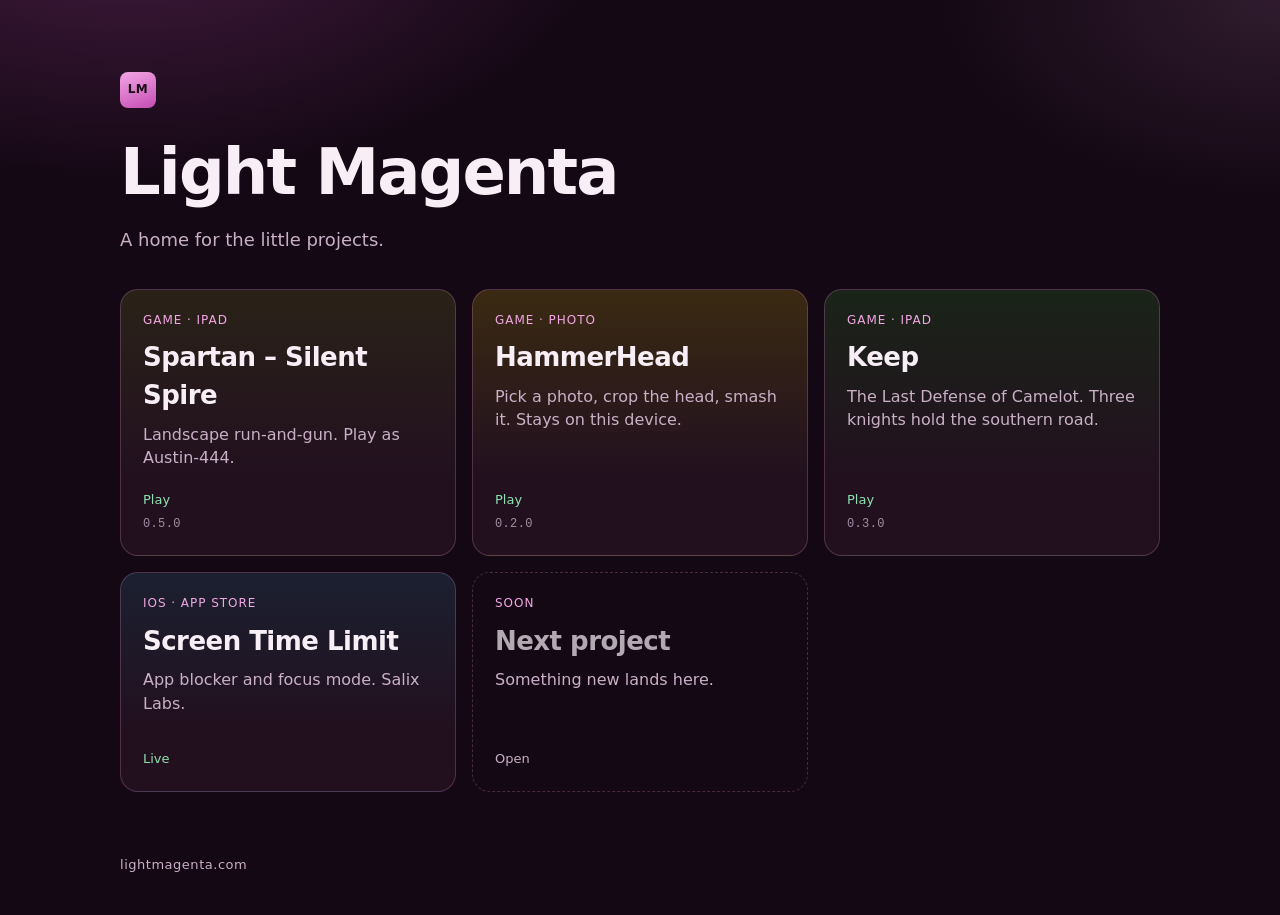
<file: index.html>
<!DOCTYPE html>
<html lang="en">
<head>
  <meta charset="utf-8">
  <meta name="viewport" content="width=device-width, initial-scale=1">
  <title>Light Magenta</title>
  <meta name="description" content="A home for Erik’s little projects.">
  <link rel="icon" href="favicon.svg" type="image/svg+xml">
  <link rel="stylesheet" href="styles.css">
</head>
<body>
  <header class="wrap">
    <p class="mark">LM</p>
    <h1>Light Magenta</h1>
    <p class="lede">A home for the little projects.</p>
  </header>

  <main class="wrap tiles">
    <!-- Playable-tile stamps are version only. SHAs stay in that game's SOURCE.txt. Update the stamp in the same change when copying a newer game version onto the hub. Soon / App Store tiles stay unlabeled. -->
    <a class="tile tile-spartan" href="/spartan/">
      <span class="tag">Game · iPad</span>
      <h2>Spartan – Silent Spire</h2>
      <p>Landscape run-and-gun. Play as Austin-444.</p>
      <span class="status live">Play</span>
      <span class="build">0.5.0</span>
    </a>

    <a class="tile tile-hammer" href="/hammerhead/">
      <span class="tag">Game · Photo</span>
      <h2>HammerHead</h2>
      <p>Pick a photo, crop the head, smash it. Stays on this device.</p>
      <span class="status live">Play</span>
      <span class="build">0.2.0</span>
    </a>

    <a class="tile tile-keep" href="/keep/">
      <span class="tag">Game · iPad</span>
      <h2>Keep</h2>
      <p>The Last Defense of Camelot. Three knights hold the southern road.</p>
      <span class="status live">Play</span>
      <span class="build">0.3.0</span>
    </a>

    <a class="tile tile-app" href="https://apps.apple.com/us/app/screen-time-limit-app-blocker/id6449219142">
      <span class="tag">iOS · App Store</span>
      <h2>Screen Time Limit</h2>
      <p>App blocker and focus mode. Salix Labs.</p>
      <span class="status live">Live</span>
    </a>

    <div class="tile tile-next" aria-disabled="true">
      <span class="tag">Soon</span>
      <h2>Next project</h2>
      <p>Something new lands here.</p>
      <span class="status">Open</span>
    </div>
  </main>

  <footer class="wrap">lightmagenta.com</footer>
</body>
</html>
</file>
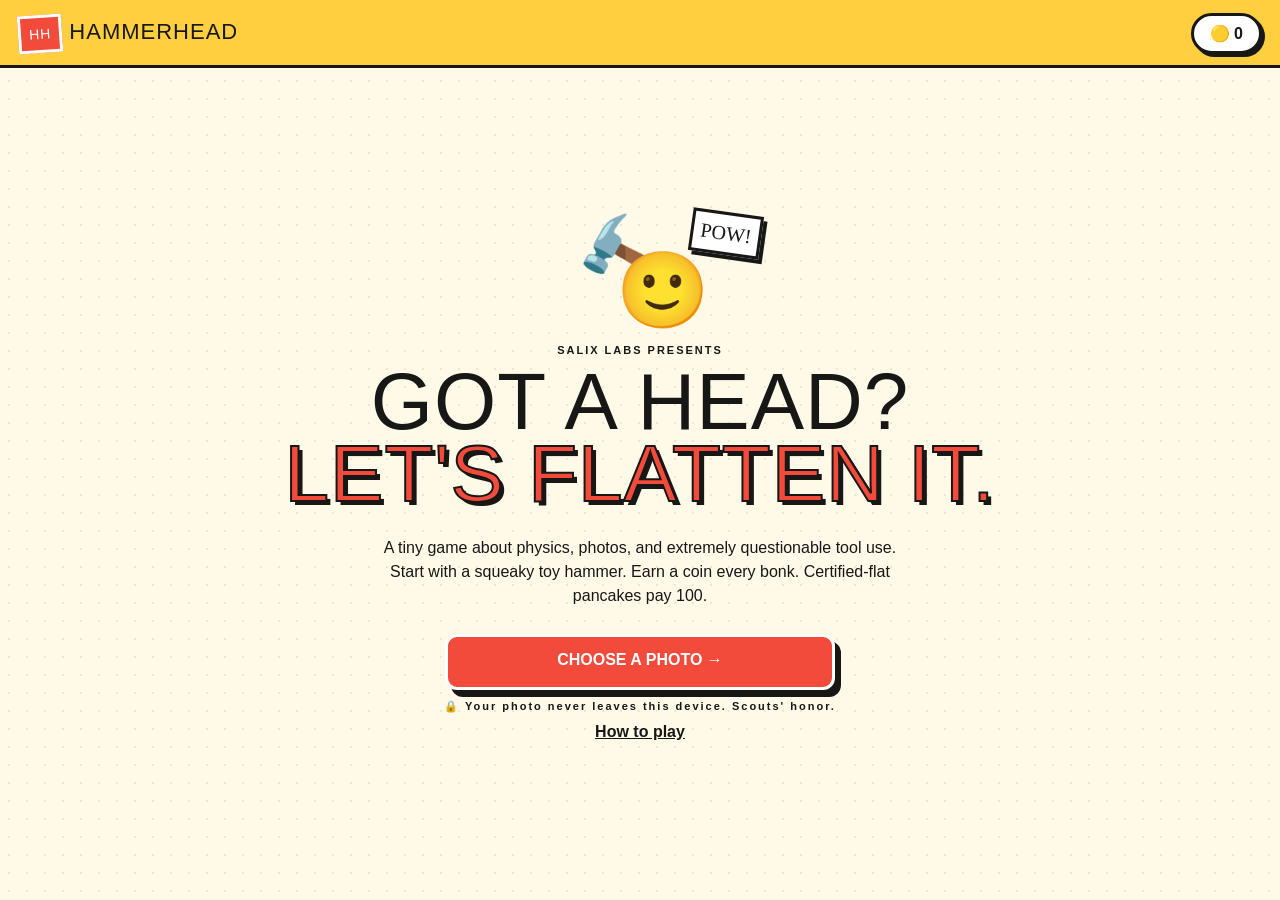
<file: hammerhead/index.html>
<!doctype html>
<html lang="en">
<head>
  <meta charset="utf-8">
  <meta name="viewport" content="width=device-width,initial-scale=1,viewport-fit=cover,user-scalable=no">
  <meta name="theme-color" content="#ffcf40">
  <title>HammerHead — Flatten responsibly</title>
  <link rel="stylesheet" href="styles.css">
</head>
<body>
  <header>
    <b><i>HH</i> HAMMERHEAD</b>
    <span class="coins">🟡 <strong id="coins">0</strong></span>
  </header>
  <main>
    <section id="start" class="screen active">
      <div class="hero">🔨<span>🙂</span><em>POW!</em></div>
      <small>SALIX LABS PRESENTS</small>
      <h1>GOT A HEAD?<br><mark>LET'S FLATTEN IT.</mark></h1>
      <p>A tiny game about physics, photos, and extremely questionable tool use. Start with a squeaky toy hammer. Earn a coin every bonk. Certified-flat pancakes pay 100.</p>
      <label class="primary"><input id="photo" type="file" accept="image/*">CHOOSE A PHOTO →</label>
      <small>🔒 Your photo never leaves this device. Scouts' honor.</small>
      <button id="how" class="link">How to play</button>
    </section>

    <section id="crop" class="screen">
      <nav>
        <button id="back">←</button>
        <div>
          <small>STEP ONE</small>
          <h2>FIND THE NOGGIN</h2>
        </div>
      </nav>
      <p id="status" class="status">Looking for a head…</p>
      <div id="cropStage">
        <canvas id="cropCanvas" width="700" height="700"></canvas>
        <div class="frame"></div>
        <span>Drag to position · pinch to zoom</span>
      </div>
      <div class="controls">
        <label>ZOOM <input id="zoom" type="range" min=".45" max="3.5" step=".01" value="1"></label>
        <button id="rotate">↻ Rotate</button>
      </div>
      <button id="confirm" class="primary">YEP, THAT'S THE HEAD →</button>
      <button class="link repick">Pick a different photo</button>
    </section>

    <section id="game" class="screen">
      <div class="hud">
        <button class="repick">＋ New head</button>
        <strong id="combo">READY?</strong>
        <button id="sound">Sound ON</button>
      </div>
      <div id="arena">
        <canvas id="gameCanvas" width="900" height="850"></canvas>
        <b id="hint">TAP TO SMASH!</b>
      </div>
      <div class="meter">
        <span>TALL</span>
        <i><b id="fill"></b></i>
        <span>10% FLAT</span>
      </div>
      <p class="economy">Every smash 🟡 +1 · Certified flat (10% height) 🟡 +100</p>
      <div id="weapons"></div>
      <button id="smash" class="smash">SMASH!</button>
    </section>
  </main>

  <dialog id="help">
    <button class="close">×</button>
    <small>THE SCIENCE</small>
    <h2>TAP. SQUISH. REPEAT.</h2>
    <ol>
      <li>Pick a photo. We'll find the head; you can fine-tune the rectangular crop.</li>
      <li>Start with the toy hammer — the weakest, squeakiest tool. Each tap presses the photo flatter, like a picture in a press.</li>
      <li>Every smash pays <strong>1 coin</strong>, even before the head is done.</li>
      <li>Keep going until only <strong>10% of the original height</strong> remains. That certified-flat pancake pays <strong>100 coins</strong>.</li>
      <li>Spend coins on heavier toys. Late-game tools flatten dramatically faster. Photos never leave this device.</li>
    </ol>
    <p class="ver">v0.2.0</p>
    <button class="primary close">I UNDERSTAND PHYSICS</button>
  </dialog>

  <div id="win" aria-hidden="true">
    <article>
      <div>🥞</div>
      <small>CERTIFIED FLAT · 10% HEIGHT</small>
      <h2>BEAUTIFULLY TWO-DIMENSIONAL.</h2>
      <p class="win-note">Every smash already paid +1. The pancake bonus just landed.</p>
      <h3>🟡 +100 FLATTEN BONUS</h3>
      <button id="again" class="primary">SMASH IT AGAIN</button>
      <button id="shop">CHECK THE TOYS</button>
      <button class="link repick">Try a new head</button>
    </article>
  </div>
  <script type="module" src="game.js"></script>
</body>
</html>
</file>
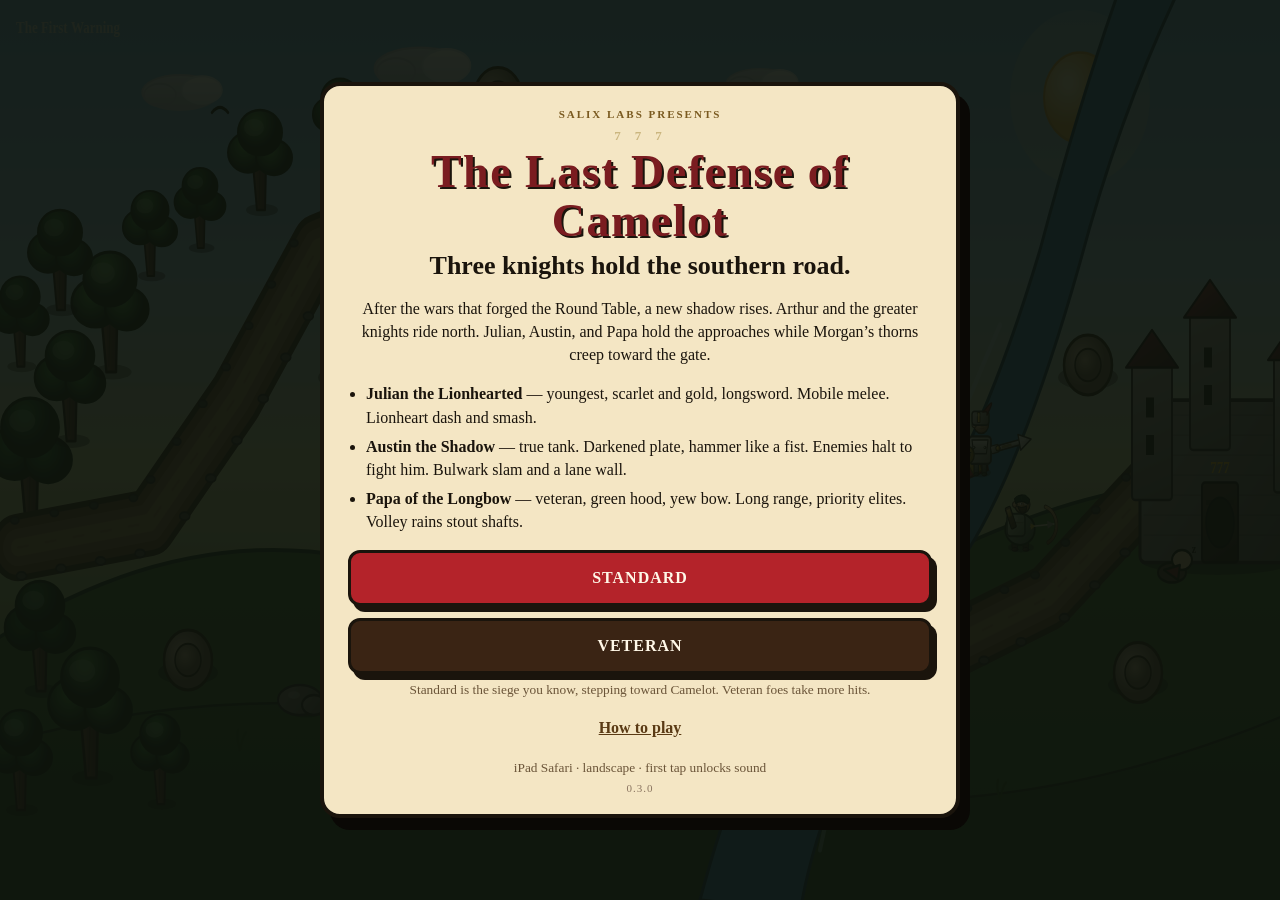
<file: keep/index.html>
<!DOCTYPE html>
<html lang="en">
<head>
  <meta charset="utf-8">
  <meta name="viewport" content="width=device-width, initial-scale=1, maximum-scale=1, user-scalable=no, viewport-fit=cover">
  <meta name="apple-mobile-web-app-capable" content="yes">
  <meta name="mobile-web-app-capable" content="yes">
  <meta name="apple-mobile-web-app-status-bar-style" content="black-translucent">
  <meta name="apple-mobile-web-app-title" content="Camelot">
  <meta name="theme-color" content="#1b2414">
  <meta name="format-detection" content="telephone=no">
  <title>The Last Defense of Camelot</title>
  <link rel="icon" href="favicon.svg" type="image/svg+xml">
  <link rel="apple-touch-icon" href="favicon.svg">
  <link rel="stylesheet" href="styles.css">
</head>
<body>
  <div id="app">
    <header id="hudTop" class="hud" hidden>
      <button id="btnPause" class="iconBtn" type="button" aria-label="Pause">II</button>
      <div class="brand">
        <b>CAMELOT</b>
        <em>777</em>
      </div>
      <div class="stat gold" id="statGold" aria-label="Gold"><i></i><strong>250</strong></div>
      <div class="stat lives" id="statLives" aria-label="Lives"><i></i><strong>21</strong></div>
      <div class="stat mode" id="statMode" aria-label="Difficulty"><span>SIEGE</span><strong>Standard</strong></div>
      <div class="stat wave" id="statWave" aria-label="Wave"><span>WAVE</span><strong>0/10</strong></div>
      <button id="btnMute" class="iconBtn" type="button" aria-label="Mute">♪</button>
    </header>

    <div id="stage">
      <canvas id="c" width="1280" height="720"></canvas>
      <div id="toast" hidden></div>
      <div id="buildMenu" class="sheet" hidden></div>
      <div id="towerMenu" class="sheet" hidden></div>
    </div>

    <footer id="hudBot" class="hud" hidden>
      <button class="heroBtn" id="hbJulian" data-hero="julian" type="button">
        <canvas class="mini" width="72" height="72"></canvas>
        <span class="name">Julian</span>
        <span class="role">Lionheart</span>
        <i class="cd" hidden></i>
      </button>
      <button class="heroBtn" id="hbAustin" data-hero="austin" type="button">
        <canvas class="mini" width="72" height="72"></canvas>
        <span class="name">Austin</span>
        <span class="role">Bulwark</span>
        <i class="cd" hidden></i>
      </button>
      <button class="heroBtn" id="hbPapa" data-hero="papa" type="button">
        <canvas class="mini" width="72" height="72"></canvas>
        <span class="name">Papa</span>
        <span class="role">Volley</span>
        <i class="cd" hidden></i>
      </button>
      <button class="powerBtn" id="btnAbility" type="button">
        <b id="abilityName">Lionheart</b>
        <small id="abilityHint">Select a hero</small>
        <i class="cd" hidden></i>
      </button>
      <button class="powerBtn" id="btnReinforce" type="button">
        <b>Reinforcements</b>
        <small>Drop 2 soldiers</small>
        <i class="cd" hidden></i>
      </button>
      <button class="powerBtn call" id="btnWave" type="button">
        <b id="waveBtnLabel">Call Wave</b>
        <small id="waveBtnHint">+12 gold</small>
      </button>
    </footer>

    <section id="scrStart" class="scr on">
      <div class="veil"></div>
      <div class="card startCard">
        <small class="eyebrow">SALIX LABS PRESENTS</small>
        <div class="crownRow" aria-hidden="true">
          <span>7</span><span>7</span><span>7</span>
        </div>
        <h1>The Last Defense of Camelot</h1>
        <h2>Three knights hold the southern road.</h2>
        <p>After the wars that forged the Round Table, a new shadow rises. Arthur and the greater knights ride north. Julian, Austin, and Papa hold the approaches while Morgan’s thorns creep toward the gate.</p>
        <ul class="cast">
          <li><b>Julian the Lionhearted</b> — youngest, scarlet and gold, longsword. Mobile melee. Lionheart dash and smash.</li>
          <li><b>Austin the Shadow</b> — true tank. Darkened plate, hammer like a fist. Enemies halt to fight him. Bulwark slam and a lane wall.</li>
          <li><b>Papa of the Longbow</b> — veteran, green hood, yew bow. Long range, priority elites. Volley rains stout shafts.</li>
        </ul>
        <button id="btnStandard" class="primary" type="button">STANDARD</button>
        <button id="btnVeteran" class="primary veteran" type="button">VETERAN</button>
        <small class="fine">Standard is the siege you know, stepping toward Camelot. Veteran foes take more hits.</small>
        <button id="btnHow" class="link" type="button">How to play</button>
        <small class="fine">iPad Safari · landscape · first tap unlocks sound</small>
        <small class="ver" aria-label="Version 0.3.0">0.3.0</small>
      </div>
    </section>

    <section id="scrHow" class="scr" hidden>
      <div class="veil"></div>
      <div class="card">
        <small class="eyebrow">THE SOUTHERN WATCH</small>
        <h2>Hold the road to Camelot.</h2>
        <ol>
          <li>Tap an empty pad to raise a tower. Each has two upgrades with a new trick.</li>
          <li>Tap a hero or their portrait, then tap the path to send them. They fight on their own. Tap again to deselect.</li>
          <li>Barracks soldiers (and Austin’s wall) body-block ground foes. Morgan’s Hounds slip past some blockers.</li>
          <li>Call the next wave early for a little gold. Seven maps, each more blighted. A Thorn-Drake and a shade of Mordred are bosses — if a boss leaks, the keep falls at once.</li>
          <li>Title picks Standard (the siege you know, stepping up) or Veteran (thicker hides). The choice lasts the whole run.</li>
        </ol>
        <button id="btnHowX" class="howClose" type="button" aria-label="Close">×</button>
        <p class="whisper">There are a few warm secrets in the grass and on the banners. Nothing mean. Nothing biographical.</p>
        <button id="btnHowClose" class="primary" type="button">GOT IT</button>
      </div>
    </section>

    <section id="scrPause" class="scr" hidden>
      <div class="veil"></div>
      <div class="card">
        <small class="eyebrow">HALT</small>
        <h2>The line holds — for now.</h2>
        <button id="btnResume" class="primary" type="button">RESUME</button>
        <button id="btnRestartPause" class="ghost" type="button">Restart the siege</button>
      </div>
    </section>

    <section id="scrDefeat" class="scr" hidden>
      <div class="veil"></div>
      <div class="card">
        <small class="eyebrow">THE KEEP FALLS</small>
        <h2>The gate is breached.</h2>
        <p id="defeatLine">Julian plants the lion-cloak in the rubble. Tomorrow, they try again.</p>
        <button id="btnRetry" class="primary" type="button">STAND AGAIN</button>
      </div>
    </section>

    <section id="scrNext" class="scr" hidden>
      <div class="veil"></div>
      <div class="card win">
        <small class="eyebrow" id="nextEyebrow">A BREATH BETWEEN SIEGES</small>
        <h2 id="nextTitle">The next siege waits.</h2>
        <p id="nextLine">Julian wipes the blade. Papa nocks another arrow. Austin hefts the hammer.</p>
        <p class="whisper" id="nextSpeak"></p>
        <button id="btnNext" class="primary" type="button">NEXT SIEGE</button>
      </div>
    </section>

    <section id="scrVictory" class="scr" hidden>
      <div class="veil"></div>
      <div class="card win">
        <small class="eyebrow">THE HORNS OF THE NORTH</small>
        <h2>Arthur’s host is on the wind.</h2>
        <p>The shade of Mordred breaks on the gatehouse. Julian the Lionhearted stands in scarlet and gold. Austin lowers the hammer. Papa slings the yew and laughs once. Camelot’s stones still remember their names.</p>
        <button id="btnVictory" class="primary" type="button">ONE MORE SIEGE</button>
      </div>
    </section>
  </div>
  <script src="game.js"></script>
</body>
</html>
</file>
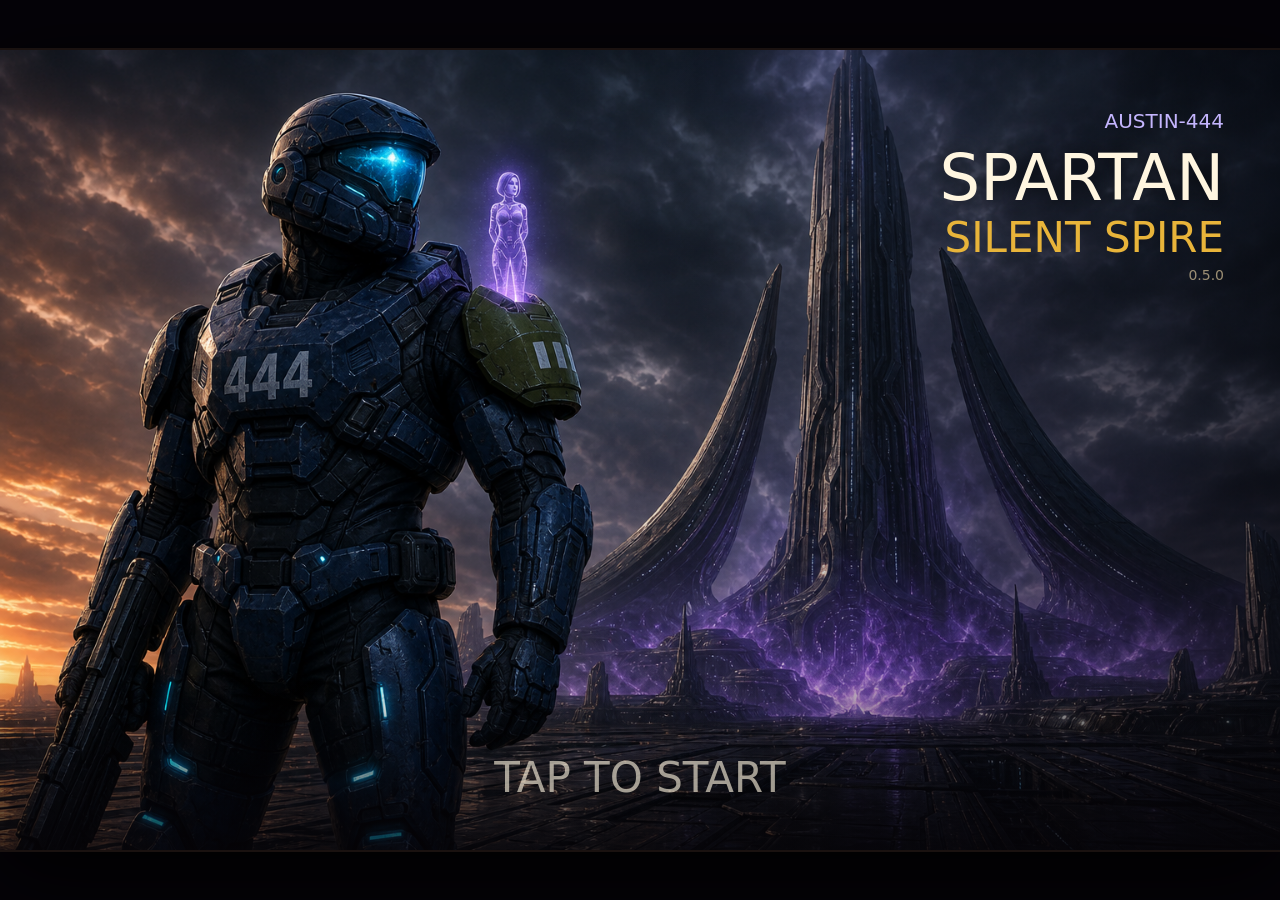
<file: spartan/index.html>
<!DOCTYPE html>
<html lang="en">
<head>
  <meta charset="utf-8" />
  <meta name="viewport" content="width=device-width, initial-scale=1, maximum-scale=1, user-scalable=no, viewport-fit=cover" />
  <meta name="apple-mobile-web-app-capable" content="yes" />
  <meta name="mobile-web-app-capable" content="yes" />
  <meta name="apple-mobile-web-app-status-bar-style" content="black-translucent" />
  <meta name="apple-mobile-web-app-title" content="Silent Spire" />
  <meta name="theme-color" content="#0a0610" />
  <title>Spartan – Silent Spire</title>
  <style>
    :root {
      --safe-l: env(safe-area-inset-left, 0px);
      --safe-r: env(safe-area-inset-right, 0px);
      --safe-b: env(safe-area-inset-bottom, 0px);
      --safe-t: env(safe-area-inset-top, 0px);
      --btn-a: 0.78;
      --gold: #e8b43a;
      --ink: #f4efe4;
    }
    html, body {
      margin: 0; padding: 0; width: 100%; height: 100%;
      height: 100dvh; background: #050308; color: var(--ink);
      overflow: hidden; position: fixed; inset: 0;
      touch-action: none; overscroll-behavior: none;
      -webkit-user-select: none; user-select: none;
      -webkit-touch-callout: none;
      -webkit-tap-highlight-color: transparent;
      -webkit-text-size-adjust: 100%;
      text-size-adjust: 100%;
      font-family: Impact, Haettenschweiler, "Arial Narrow Bold", system-ui, sans-serif;
    }
    #wrap { position: absolute; inset: 0; display: flex; align-items: center; justify-content: center; }
    #stage { position: relative; background: #000; box-shadow: 0 0 0 2px #1a1210, 0 20px 80px #000; }
    canvas { display: block; width: 100%; height: 100%; }
    button { -webkit-appearance: none; appearance: none; margin: 0; touch-action: none; -webkit-tap-highlight-color: transparent; }
    #touch { position: absolute; inset: 0; pointer-events: none; opacity: 0; transition: opacity 0.2s; }
    #touch.live { opacity: 1; }
    #touch.live .hit, #touch.live button { pointer-events: auto; }
    .hit { position: absolute; }
    #movePad {
      left: max(16px, var(--safe-l));
      bottom: max(22px, var(--safe-b));
      width: 176px; height: 176px;
    }
    #movePad .stick-base {
      position: absolute; inset: 0; border-radius: 50%;
      background: rgba(20,16,12, calc(var(--btn-a) * 0.45));
      border: 3px solid rgba(232,196,96,0.4);
      box-shadow: inset 0 0 24px rgba(0,0,0,0.45);
    }
    .knob {
      position: absolute; width: 76px; height: 76px; border-radius: 50%;
      left: 50%; top: 50%; margin: -38px 0 0 -38px;
      background: radial-gradient(circle at 35% 30%, #f0d27a, #b8862a 55%, #5a3c10);
      border: 2px solid #f6e2a0;
      box-shadow: 0 4px 12px rgba(0,0,0,0.5);
      will-change: transform;
    }
    #fireBtn {
      right: max(16px, var(--safe-r));
      bottom: max(22px, var(--safe-b));
      width: 80px; height: 80px; border-radius: 50%;
      background: radial-gradient(circle at 35% 30%, #ff8a3d, #c43a12 60%, #4a1208);
      border: 3px solid #ffd27a;
      color: #fff7e0; font-size: 18px; letter-spacing: 1px;
      display: flex; align-items: center; justify-content: center;
      text-shadow: 0 2px 0 #4a1208;
      box-shadow: 0 6px 0 #5a1808, 0 10px 20px rgba(0,0,0,0.45);
      opacity: var(--btn-a);
    }
    #jumpBtn {
      right: calc(max(16px, var(--safe-r)) + 100px);
      bottom: max(22px, var(--safe-b));
      width: 76px; height: 76px; border-radius: 50%;
      background: radial-gradient(circle at 35% 30%, #8ff0c8, #1a7a58 58%, #0a3028);
      border: 3px solid #b6f3d4;
      color: #f4fff8; font-size: 16px; letter-spacing: 1px;
      display: flex; align-items: center; justify-content: center;
      box-shadow: 0 6px 0 #0c3a30, 0 10px 20px rgba(0,0,0,0.45);
      opacity: var(--btn-a);
    }
    #meleeBtn, #nadeBtn, #wepBtn, #useBtn {
      width: 76px; height: 76px; border-radius: 50%;
      display: flex; align-items: center; justify-content: center;
      font-size: 15px; letter-spacing: 1px; color: #fff6e0;
      opacity: var(--btn-a);
    }
    #meleeBtn {
      right: calc(max(16px, var(--safe-r)) + 100px);
      bottom: calc(max(22px, var(--safe-b)) + 100px);
      background: radial-gradient(circle at 35% 30%, #86efac, #166534 58%, #052e16);
      border: 3px solid #bbf7d0;
      box-shadow: 0 6px 0 #14532d;
    }
    #nadeBtn {
      right: max(16px, var(--safe-r));
      bottom: calc(max(22px, var(--safe-b)) + 100px);
      background: radial-gradient(circle at 35% 30%, #fde68a, #b45309 58%, #431407);
      border: 3px solid #fcd34d;
      box-shadow: 0 6px 0 #78350f;
    }
    #wepBtn {
      right: max(16px, var(--safe-r));
      bottom: calc(max(22px, var(--safe-b)) + 196px);
      background: radial-gradient(circle at 35% 30%, #93c5fd, #1e3a8a 58%, #0f172a);
      border: 3px solid #bfdbfe;
      box-shadow: 0 6px 0 #1e3a8a;
      font-size: 16px;
    }
    #useBtn {
      display: none;
      left: 50%; margin-left: -54px;
      bottom: calc(max(28px, var(--safe-b)) + 18px);
      width: 108px; height: 72px; border-radius: 16px;
      background: rgba(16,10,8,0.7); border: 3px solid #c9a24a; color: #f3e2b0;
      font-size: 20px;
    }
    #useBtn.show { display: flex; }
    #fireBtn.down, #jumpBtn.down, #meleeBtn.down, #nadeBtn.down, #wepBtn.down { transform: translateY(4px); box-shadow: 0 3px 0 #1a1008; }
    #pauseBtn {
      top: max(12px, var(--safe-t));
      right: max(14px, var(--safe-r));
      width: 64px; height: 48px; border-radius: 8px;
      border: 2px solid #c9a24a; background: rgba(16,10,8,0.62);
      color: #f3e2b0; font: 16px Impact, system-ui, sans-serif;
      opacity: var(--btn-a);
    }
    #touch.lefty #movePad { left: auto; right: max(16px, var(--safe-r)); }
    #touch.lefty #fireBtn { right: auto; left: max(16px, var(--safe-l)); }
    #touch.lefty #jumpBtn { right: auto; left: calc(max(16px, var(--safe-l)) + 100px); }
    #touch.lefty #meleeBtn { right: auto; left: calc(max(16px, var(--safe-l)) + 100px); }
    #touch.lefty #nadeBtn { right: auto; left: max(16px, var(--safe-l)); }
    #touch.lefty #wepBtn { right: auto; left: max(16px, var(--safe-l)); }
    #touch.lefty #pauseBtn { right: auto; left: max(14px, var(--safe-l)); }
    .panel {
      position: absolute; inset: 0; display: none;
      align-items: center; justify-content: center;
      background: rgba(6,4,8,0.78); pointer-events: auto; z-index: 8;
    }
    .panel.show { display: flex; }
    .card {
      width: min(860px, 94%); max-height: 92%; overflow: auto;
      background: linear-gradient(180deg, #2a1c14, #140e0c);
      border: 3px solid #d4a84a; border-radius: 16px; padding: 18px 22px 22px;
      box-shadow: 0 20px 60px #000;
    }
    .card h2 { margin: 0 0 4px; font-size: 32px; letter-spacing: 3px; color: #f3d27a; }
    .card .sub { margin: 0 0 12px; font-family: system-ui, sans-serif; color: #cbb892; font-size: 14px; }
    .row { display: flex; gap: 10px; flex-wrap: wrap; margin-bottom: 12px; }
    .suit, .diff, .skull {
      min-height: 64px; border-radius: 10px;
      border: 2px solid #8a6a30; background: #1a120e; color: #f3e2b0;
      font: 16px Impact, system-ui, sans-serif; letter-spacing: 1px;
    }
    .suit { flex: 1 1 120px; }
    .diff { flex: 1 1 140px; min-height: 56px; }
    .suit.on, .diff.on, .skull.on { outline: 3px solid #ffe08a; border-color: #ffe08a; background: #3a2a14; }
    .suit.lock { opacity: 0.4; }
    .skulls { display: grid; grid-template-columns: repeat(3, 1fr); gap: 10px; margin-bottom: 14px; }
    .skull { min-height: 92px; padding: 8px 10px; text-align: left; }
    .skull b { display: block; font-size: 18px; }
    .skull span { display: block; font-family: system-ui, sans-serif; font-size: 12px; color: #d8c8a0; font-weight: 400; letter-spacing: 0; margin-top: 4px; }
    .primary {
      width: 100%; height: 56px; border: 0; border-radius: 10px;
      background: #e8b43a; color: #1a1008; font: 22px Impact, system-ui, sans-serif;
      letter-spacing: 2px;
    }
    .setrow { display: flex; align-items: center; justify-content: space-between; gap: 12px; margin: 8px 0; font-family: system-ui, sans-serif; font-size: 14px; color: #d8c8a0; }
    .setrow input[type="range"] { flex: 1; max-width: 220px; }
    .setrow label { min-width: 160px; }
    #wepRadial {
      position: absolute; inset: 0; display: none; align-items: center; justify-content: center;
      background: rgba(4,2,8,0.55); pointer-events: auto; z-index: 7;
    }
    #wepRadial.show { display: flex; }
    #wepRadial .grid { display: grid; grid-template-columns: repeat(3, 1fr); gap: 12px; width: min(560px, 86%); }
    #wepRadial button {
      height: 72px; border-radius: 12px; border: 2px solid #c9a24a;
      background: rgba(16,10,8,0.8); color: #f3e2b0; font: 16px Impact, system-ui, sans-serif;
    }
    #wepRadial button.lock { opacity: 0.35; }
    #rotate {
      display: none; position: fixed; inset: 0; z-index: 50;
      background: #0c0810; color: #f3d27a; flex-direction: column;
      align-items: center; justify-content: center; text-align: center; padding: 24px;
    }
    #rotate b { font-size: 42px; letter-spacing: 3px; }
    #rotate p { font-family: system-ui, sans-serif; font-size: 18px; color: #d8c8a0; max-width: 320px; }
    html.portrait #wrap { display: none; }
    html.portrait #rotate { display: flex; }
    html.large-text .card h2 { font-size: 40px; }
    html.large-text .card .sub, html.large-text .skull span { font-size: 16px; }
    @media (orientation: portrait) {
      #wrap { display: none; }
      #rotate { display: flex; }
    }
  </style>
</head>
<body>
  <div id="rotate">
    <b>ROTATE YOUR iPAD</b>
    <p>Spartan – Silent Spire is landscape-only. Flip it sideways, then tap to start.</p>
  </div>
  <div id="wrap">
    <div id="stage">
      <canvas id="c"></canvas>
      <div id="touch">
        <div id="movePad" class="hit">
          <div class="stick-base"><div id="moveKnob" class="knob"></div></div>
        </div>
        <button id="fireBtn" class="hit">FIRE</button>
        <button id="jumpBtn" class="hit">JUMP</button>
        <button id="meleeBtn" class="hit">MELEE</button>
        <button id="nadeBtn" class="hit">NADE</button>
        <button id="wepBtn" class="hit">GUNS</button>
        <button id="useBtn" class="hit">USE</button>
        <button id="pauseBtn" class="hit">II</button>
      </div>
      <div id="wepRadial"></div>
      <div id="brief" class="panel">
        <div class="card">
          <h2>SILENT SPIRE</h2>
          <p class="sub">Six-level campaign. Pick difficulty and skulls, then drop. Walk over pickups. One stick. GUNS to swap.</p>
          <p class="sub" id="campaignStub"></p>
          <div class="row" id="diffs"></div>
          <div class="skulls" id="skulls"></div>
          <button class="primary" id="dropBtn">START MISSION</button>
        </div>
      </div>
      <div id="panel" class="panel">
        <div class="card">
          <h2>LOADOUT</h2>
          <p class="sub">The Spartan &nbsp;·&nbsp; Austin-444 on the chest &nbsp;·&nbsp; Cortana in the suit</p>
          <div class="row" id="suits">
            <button class="suit on" data-suit="olive">OLIVE</button>
            <button class="suit" data-suit="steel">STEEL</button>
            <button class="suit" data-suit="crimson">CRIMSON</button>
            <button class="suit lock" data-suit="austin" id="austinSuitBtn">AUSTIN SUIT</button>
          </div>
          <div class="setrow"><label>Handed</label>
            <button id="handBtn" class="diff" style="flex:0 0 160px;min-height:44px">RIGHT</button>
          </div>
          <div class="setrow"><label>Button opacity</label><input id="opSlider" type="range" min="0.35" max="1" step="0.05" /></div>
          <div class="setrow"><label>Sensitivity</label><input id="sensSlider" type="range" min="0.6" max="1.6" step="0.05" /></div>
          <div class="setrow"><label>Aim assist</label><input id="aaCheck" type="checkbox" /></div>
          <div class="setrow"><label>Colorblind outlines</label><input id="cbCheck" type="checkbox" /></div>
          <div class="setrow"><label>Reduced motion</label><input id="rmCheck" type="checkbox" /></div>
          <div class="setrow"><label>Large text</label><input id="ltCheck" type="checkbox" /></div>
          <p class="sub" id="hint">One stick · FIRE · JUMP · MELEE · hold NADE to cook · GUNS tap/hold · walk over pickups · flick-up / double-tap thruster · pull down crouch</p>
          <button class="primary" id="resume">RESUME</button>
        </div>
      </div>
    </div>
  </div>
  <script src="data.js"></script>
  <script src="input.js"></script>
  <script src="game.js"></script>
</body>
</html>
</file>
<file: styles.css>
:root {
  --bg: #140814;
  --ink: #f7eef6;
  --muted: #c9b0c6;
  --magenta: #f3a6e4;
  --magenta-deep: #c44db3;
  --card: #22101f;
  --line: rgba(243, 166, 228, 0.22);
}

* { box-sizing: border-box; }
html, body { margin: 0; padding: 0; }
body {
  min-height: 100vh;
  background:
    radial-gradient(900px 500px at 10% -10%, rgba(196, 77, 179, 0.28), transparent 55%),
    radial-gradient(700px 400px at 100% 0%, rgba(243, 166, 228, 0.12), transparent 50%),
    var(--bg);
  color: var(--ink);
  font: 16px/1.45 ui-sans-serif, system-ui, -apple-system, "Segoe UI", Helvetica, sans-serif;
}

.wrap { width: min(1040px, calc(100% - 40px)); margin: 0 auto; }

header { padding: 72px 0 36px; }
.mark {
  display: inline-grid;
  place-items: center;
  width: 36px;
  height: 36px;
  margin: 0 0 18px;
  border-radius: 8px;
  background: linear-gradient(160deg, var(--magenta), var(--magenta-deep));
  color: #1a0a18;
  font-size: 12px;
  font-weight: 700;
  letter-spacing: 0.04em;
}
h1 {
  margin: 0 0 8px;
  font-size: clamp(36px, 6vw, 64px);
  font-weight: 560;
  letter-spacing: -0.03em;
}
.lede { margin: 0; color: var(--muted); font-size: 18px; }

.tiles {
  display: grid;
  grid-template-columns: repeat(auto-fit, minmax(260px, 1fr));
  gap: 16px;
  padding-bottom: 64px;
}

.tile {
  display: flex;
  flex-direction: column;
  min-height: 220px;
  padding: 22px;
  border: 1px solid var(--line);
  border-radius: 18px;
  background: var(--card);
  color: inherit;
  text-decoration: none;
  transition: transform 160ms ease, border-color 160ms ease, background 160ms ease;
}
a.tile:hover, a.tile:focus-visible {
  transform: translateY(-3px);
  border-color: var(--magenta);
  outline: none;
}
.tile h2 { margin: 10px 0 8px; font-size: 26px; letter-spacing: -0.02em; }
.tile p { margin: 0 0 auto; color: var(--muted); }
.tag {
  font-size: 12px;
  letter-spacing: 0.08em;
  text-transform: uppercase;
  color: var(--magenta);
}
.status {
  margin-top: 22px;
  font-size: 13px;
  color: var(--muted);
}
.status.live { color: #8ee0b0; }
.build {
  margin-top: 6px;
  font-size: 12px;
  font-family: ui-monospace, SFMono-Regular, Menlo, Consolas, monospace;
  letter-spacing: 0.03em;
  color: var(--muted);
  opacity: 0.78;
}

.tile-spartan { background: linear-gradient(180deg, #2a2218 0%, var(--card) 70%); }
.tile-app { background: linear-gradient(180deg, #1b2030 0%, var(--card) 70%); }
.tile-hammer { background: linear-gradient(180deg, #3a2a12 0%, var(--card) 70%); }
.tile-keep { background: linear-gradient(180deg, #1a2418 0%, var(--card) 70%); }
.tile-keep[aria-disabled="true"] { cursor: default; opacity: 0.85; }
.tile-next {
  border-style: dashed;
  background: transparent;
  color: var(--muted);
}
.tile-next h2 { color: var(--ink); opacity: 0.7; }

footer {
  padding: 0 0 40px;
  color: var(--muted);
  font-size: 13px;
  letter-spacing: 0.04em;
}

@media (prefers-reduced-motion: reduce) {
  .tile { transition: none; }
  a.tile:hover { transform: none; }
}
</file>
<file: hammerhead/styles.css>
:root{--i:#171716;--y:#ffcf40;--c:#fff9e8;--r:#f24b3b;--g:#45c787}
*{box-sizing:border-box}
html,body{margin:0;min-height:100%;font-family:Arial,sans-serif;color:var(--i);background:var(--c);overscroll-behavior:none}
body{background-image:radial-gradient(#17171615 1px,transparent 1px);background-size:18px 18px}
button,input{font:inherit}
button{cursor:pointer;color:inherit}
header{height:68px;background:var(--y);border-bottom:3px solid;display:flex;align-items:center;justify-content:space-between;padding:12px max(18px,env(safe-area-inset-right)) 10px max(18px,env(safe-area-inset-left));position:relative;z-index:10}
header b{font:22px Impact,sans-serif;letter-spacing:1px}
header i{font:normal 14px Arial;background:var(--r);color:white;border:3px solid;padding:8px;display:inline-block;transform:rotate(-4deg)}
.coins{background:white;border:3px solid;border-radius:22px;padding:8px 16px;box-shadow:3px 3px 0}
.coins.pop{animation:pop .35s}
.screen{display:none;max-width:920px;margin:auto;min-height:calc(100dvh - 68px);padding:24px 20px 32px}
.screen.active{display:flex;flex-direction:column;align-items:center}
#start{text-align:center;justify-content:center}
small{font-weight:900;letter-spacing:2px;font-size:11px}
h1{font:clamp(45px,8vw,80px)/.9 Impact,sans-serif;margin:10px;letter-spacing:1px}
mark{color:var(--r);background:none;-webkit-text-stroke:2px var(--i);text-shadow:4px 4px var(--i)}
#start>p{max-width:520px;line-height:1.5}
.hero{height:135px;width:280px;position:relative;font-size:90px;transform:rotate(-20deg);animation:swing 2s infinite}
.hero span{position:absolute;left:110px;top:45px;transform:rotate(20deg);font-size:75px}
.hero em{position:absolute;font:20px Impact;left:200px;top:35px;background:white;border:3px solid;padding:7px;transform:rotate(28deg);box-shadow:4px 4px}
@keyframes swing{50%{transform:rotate(-5deg)}}
.primary,.smash,#win article>button:not(.link){border:3px solid;border-radius:12px;min-height:56px;padding:14px 25px;background:var(--r);color:white;font-weight:900;box-shadow:6px 7px var(--i);margin:10px;touch-action:manipulation}
.primary:active,.smash:active{transform:translate(4px,4px);box-shadow:2px 3px var(--i)}
.primary input{display:none}
#start .primary{width:min(390px,92vw)}
.link{background:none;border:0;text-decoration:underline;font-weight:bold;padding:10px}
nav{display:flex;align-items:center;gap:15px;width:100%}
nav button{width:48px;height:48px;border:3px solid;border-radius:50%;background:white;font-size:23px}
h2{font:29px Impact;margin:3px 0}
.status{background:var(--y);border:2px solid;border-radius:20px;padding:7px 14px;font-size:12px;font-weight:900}
#cropStage{width:min(560px,91vw);aspect-ratio:1;position:relative;overflow:hidden;background:#222;border:4px solid;border-radius:20px;box-shadow:6px 7px var(--i);touch-action:none}
canvas{display:block;width:100%;height:100%}
.frame{position:absolute;left:20%;top:12%;width:60%;height:76%;border:4px dashed white;border-radius:10px;box-shadow:0 0 0 300px #0007;pointer-events:none}
#cropStage>span{position:absolute;bottom:10px;left:50%;transform:translateX(-50%);white-space:nowrap;background:#111d;color:white;padding:7px;border-radius:15px;font-size:11px}
.controls{display:flex;align-items:center;gap:15px;width:min(560px,91vw);margin:18px}
.controls label{display:flex;gap:8px;align-items:center;font-size:11px;font-weight:bold;flex:1}
.controls input{width:100%;accent-color:var(--r)}
.controls button,#win article>button{border:3px solid;border-radius:10px;background:white;padding:10px;font-weight:bold}
#crop>.primary{width:min(560px,91vw)}
#game{padding:8px}
.hud{display:flex;justify-content:space-between;align-items:center;width:100%}
.hud button{border:2px solid;border-radius:18px;background:white;padding:10px 12px;min-height:44px;font-size:12px;font-weight:bold}
#combo{font:20px Impact;color:var(--r);text-align:center;padding:0 8px}
#arena{width:min(620px,97vw);height:min(52vh,560px);min-height:300px;position:relative}
#arena canvas{touch-action:manipulation}
#hint{position:absolute;top:15%;left:50%;transform:translateX(-50%) rotate(-3deg);background:var(--y);border:3px solid;padding:7px;font:17px Impact;box-shadow:4px 4px;animation:pulse 1s infinite}
@keyframes pulse{50%{scale:1.08}}
.meter{width:min(650px,95vw);display:flex;align-items:center;gap:8px;font-size:9px;font-weight:900}
.meter i{height:17px;border:3px solid;border-radius:10px;background:white;flex:1;overflow:hidden}
.meter b{display:block;height:100%;width:0;background:linear-gradient(90deg,var(--g),var(--y),var(--r));transition:width .3s}
.economy{margin:8px 0 0;font-size:12px;font-weight:800;text-align:center}
#weapons{width:min(650px,96vw);display:flex;flex-wrap:wrap;justify-content:center;gap:8px;margin:12px}
.weapon{position:relative;flex:1 1 140px;max-width:200px;min-height:80px;border:3px solid;border-radius:12px;background:white;box-shadow:3px 4px;padding:8px 6px 6px;font-size:10px;font-weight:900;line-height:1.15}
.weapon span{display:block;font-size:30px;line-height:1}
.weapon.selected{background:var(--y);transform:translateY(-4px)}
.weapon.locked{filter:grayscale(.8);background:#ddd}
.cost{position:absolute!important;right:2px;top:-10px;background:white;border:2px solid;border-radius:10px;font-size:10px!important;padding:2px 6px}
.smash{width:min(430px,90vw);font:22px Impact;letter-spacing:1px}
dialog{width:min(480px,90vw);border:4px solid;border-radius:18px;background:var(--c);box-shadow:9px 10px;padding:25px}
dialog::backdrop{background:#111b}
.close:first-child{float:right;border:0;background:none;font-size:28px}
dialog li{margin:15px;line-height:1.4}
.ver{margin:8px 0 0;font-size:11px;font-weight:700;letter-spacing:.04em;opacity:.55;text-align:center}
#win{display:none;position:fixed;inset:0;z-index:50;background:#111c;align-items:center;justify-content:center;padding:20px}
#win.show{display:flex}
#win article{width:min(470px,92vw);background:var(--c);border:4px solid;border-radius:20px;box-shadow:10px 11px var(--y);padding:23px;text-align:center;animation:pop .35s}
#win article>div{font-size:70px}
#win h3{font:28px Impact;margin:8px 0 16px}
.win-note{margin:0 0 4px;font-size:14px;font-weight:700}
@keyframes pop{from{transform:scale(.3) rotate(-12deg)}}
#win article>button{display:block;width:100%;margin:10px 0;min-height:56px}
#win article>.link{border:0;background:none}
@media(max-width:600px){
  .screen{padding-top:14px}
  .hero{scale:.8;margin:-25px}
  #arena{height:48vh}
  .weapon{flex-basis:30%;min-height:76px;font-size:9px}
  .weapon span{font-size:26px}
  .meter>span{display:none}
  .economy{font-size:11px;padding:0 8px}
}
@media(prefers-reduced-motion:reduce){*{animation:none!important}}
</file>
<file: keep/styles.css>
:root {
  --ink: #1a140c;
  --parchment: #f4e6c4;
  --gold: #e6b423;
  --crimson: #b4232a;
  --moss: #2f4a28;
  --deep: #12180f;
  --leaf: #6aa13a;
  --safe-l: max(14px, env(safe-area-inset-left));
  --safe-r: max(14px, env(safe-area-inset-right));
  --safe-t: max(8px, env(safe-area-inset-top));
  --safe-b: max(8px, env(safe-area-inset-bottom));
}
* { box-sizing: border-box; }
html, body {
  margin: 0;
  height: 100%;
  background: var(--deep);
  color: var(--parchment);
  font-family: Palatino, "Palatino Linotype", "Book Antiqua", Georgia, serif;
  overscroll-behavior: none;
  touch-action: none;
  -webkit-user-select: none;
  user-select: none;
  -webkit-touch-callout: none;
}
body { min-height: 100dvh; min-height: 100svh; }
button { font: inherit; color: inherit; cursor: pointer; touch-action: manipulation; }
#app {
  position: fixed;
  inset: 0;
  display: flex;
  flex-direction: column;
  background: #0d120c;
}
.hud {
  display: flex;
  align-items: center;
  gap: 10px;
  min-height: 64px;
  padding: var(--safe-t) var(--safe-r) 8px var(--safe-l);
  background: linear-gradient(#2a2216, #1a160f);
  border-bottom: 3px solid #0a0805;
  z-index: 5;
}
#hudBot {
  border-bottom: 0;
  border-top: 3px solid #0a0805;
  padding: 8px var(--safe-r) var(--safe-b) var(--safe-l);
  gap: 8px;
  justify-content: space-between;
}
.brand {
  position: relative;
  font: 700 22px/1 Palatino, serif;
  letter-spacing: 3px;
  color: var(--gold);
  padding: 0 8px;
}
.brand em {
  position: absolute;
  right: -2px;
  top: -7px;
  font: 700 9px/1 Palatino, serif;
  color: #c9a227;
  letter-spacing: 1px;
  opacity: .55;
}
.stat {
  display: flex;
  align-items: center;
  gap: 7px;
  background: #0f0c08;
  border: 2px solid #5a4630;
  border-radius: 22px;
  min-height: 44px;
  padding: 6px 12px;
  font-weight: 700;
}
.stat i {
  display: inline-block;
  width: 16px;
  height: 16px;
  border-radius: 50%;
  border: 2px solid #1a140c;
}
.stat.gold i { background: radial-gradient(circle at 35% 30%, #ffe58a, #c99212); }
.stat.lives i { background: radial-gradient(circle at 35% 30%, #ff7a7a, #9a1b22); border-radius: 50% 50% 50% 50% / 40% 40% 60% 60%; }
.stat.mode { margin-left: auto; gap: 8px; }
.stat.mode.vet strong { color: #e8b4a0; }
.stat.wave { gap: 8px; }
.stat.mode span, .stat.wave span { font-size: 10px; letter-spacing: 1px; color: #cbb48a; }
.iconBtn {
  min-width: 52px;
  min-height: 52px;
  border: 2px solid #6a5438;
  border-radius: 12px;
  background: #2b2218;
  color: var(--parchment);
  font: 700 16px Palatino, serif;
}
.iconBtn:active { transform: translateY(1px); }
#stage {
  position: relative;
  flex: 1;
  min-height: 0;
  background: #1b2414;
}
#c {
  display: block;
  width: 100%;
  height: 100%;
  touch-action: none;
}
#toast {
  position: absolute;
  left: 50%;
  top: 16px;
  transform: translateX(-50%);
  background: #f4e6c4;
  color: #1a140c;
  border: 3px solid #1a140c;
  border-radius: 14px;
  padding: 10px 16px;
  font-weight: 700;
  box-shadow: 4px 5px #0a0805;
  z-index: 8;
  max-width: min(520px, 86vw);
  text-align: center;
}
.sheet {
  position: absolute;
  z-index: 9;
  display: flex;
  gap: 8px;
  padding: 8px;
  background: #f4e6c4ee;
  color: #1a140c;
  border: 3px solid #1a140c;
  border-radius: 16px;
  box-shadow: 6px 7px #0a0805aa;
  max-width: min(640px, 94vw);
  flex-wrap: wrap;
  justify-content: center;
}
.sheet button {
  min-width: 120px;
  min-height: 72px;
  border: 2px solid #1a140c;
  border-radius: 12px;
  background: #fff6dc;
  padding: 8px 10px;
  text-align: left;
}
.sheet button b { display: block; font-size: 15px; }
.sheet button small { display: block; color: #5a4630; font-size: 12px; }
.sheet button:disabled { opacity: .45; }
.sheet .cost { color: #8a6a12; font-weight: 700; }
.sheet .sell { background: #f0d0c4; }
.heroBtn, .powerBtn {
  flex: 1;
  min-width: 0;
  min-height: 72px;
  border: 2px solid #6a5438;
  border-radius: 14px;
  background: #231c14;
  display: flex;
  flex-direction: column;
  align-items: center;
  justify-content: center;
  position: relative;
  overflow: hidden;
  isolation: isolate;
  padding: 4px 6px 6px;
}
.heroBtn.sel, .powerBtn.sel {
  border-color: var(--gold);
  box-shadow: 0 0 0 3px #e6b42366;
  background: #3a2c14;
}
.heroBtn .mini { width: 36px; height: 36px; }
.heroBtn .name { font-weight: 700; font-size: 13px; }
.heroBtn .role { font-size: 10px; color: #cbb48a; }
.powerBtn { align-items: flex-start; text-align: left; padding: 8px 10px; }
.powerBtn b { font-size: 13px; }
.powerBtn small { font-size: 11px; color: #cbb48a; }
.powerBtn.call { background: #3a2414; border-color: #a06030; }
.powerBtn.ready { background: #2a3a18; border-color: #7aaa3a; }
.heroBtn > *:not(.cd), .powerBtn > *:not(.cd) {
  position: relative;
  z-index: 2;
}
.cd {
  position: absolute;
  inset: 0;
  width: auto;
  height: auto;
  background: rgba(8, 6, 4, 0.58);
  border: 0;
  border-radius: inherit;
  display: block;
  font-size: 0;
  line-height: 0;
  color: transparent;
  pointer-events: none;
  z-index: 1;
  transform-origin: left center;
  transform: scaleX(1);
  will-change: transform;
}
.scr {
  position: fixed;
  inset: 0;
  z-index: 20;
  display: flex;
  align-items: center;
  justify-content: center;
  padding: max(16px, env(safe-area-inset-top)) max(16px, env(safe-area-inset-right)) max(16px, env(safe-area-inset-bottom)) max(16px, env(safe-area-inset-left));
}
.scr[hidden] { display: none !important; }
.sheet[hidden], .hud[hidden], #toast[hidden] { display: none !important; }
.scr.on { display: flex; }
.veil {
  position: absolute;
  inset: 0;
  background: #0d120ce8;
}
.card {
  position: relative;
  width: min(640px, 94vw);
  max-height: 92dvh;
  overflow: auto;
  background: var(--parchment);
  color: var(--ink);
  border: 4px solid var(--ink);
  border-radius: 20px;
  box-shadow: 10px 12px #0a0805;
  padding: 22px 24px 20px;
}
.startCard { text-align: center; }
.eyebrow {
  display: block;
  letter-spacing: 2px;
  font-weight: 700;
  font-size: 11px;
  color: #7a5a20;
}
.crownRow {
  display: flex;
  justify-content: center;
  gap: 10px;
  margin: 8px 0 0;
  opacity: .38;
  font: 700 13px Palatino, serif;
  letter-spacing: 4px;
  color: #8a6a12;
}
h1 {
  margin: 4px 0 6px;
  font: 700 clamp(28px, 5.4vw, 46px)/1.05 Palatino, serif;
  letter-spacing: 1.5px;
  color: #7a1c20;
  text-shadow: 2px 2px 0 #1a140c;
}
h2 { margin: 0 0 10px; font: 700 26px/1.15 Palatino, serif; }
p, li { line-height: 1.45; }
.cast { text-align: left; padding-left: 18px; }
.cast li { margin: 6px 0; }
.primary, .ghost {
  display: block;
  width: 100%;
  min-height: 56px;
  margin: 12px 0 0;
  border: 3px solid var(--ink);
  border-radius: 12px;
  background: var(--crimson);
  color: #fff8e8;
  font-weight: 700;
  letter-spacing: 1px;
  box-shadow: 5px 6px var(--ink);
}
.primary:active { transform: translate(3px, 3px); box-shadow: 2px 3px var(--ink); }
.primary.veteran { background: #3a2414; color: #fff8e8; }
.ghost { background: #fff6dc; color: var(--ink); }
.link {
  display: block;
  width: 100%;
  min-height: 48px;
  margin-top: 6px;
  border: 0;
  background: none;
  text-decoration: underline;
  font-weight: 700;
  color: #5a3a14;
}
.fine { display: block; margin-top: 8px; color: #6a5438; letter-spacing: 0; }
.ver {
  display: block;
  margin-top: 6px;
  font-size: 11px;
  letter-spacing: 1px;
  color: #8a7460;
}
.whisper { font-size: 14px; color: #5a4630; }
.card.win h2 { color: #7a1c20; }
ol { padding-left: 20px; }
ol li { margin: 10px 0; }
#nextSpeak:empty { display: none; }
@media (max-height: 700px) {
  h1 { font-size: 28px; }
  .heroBtn .mini { display: none; }
  .hud { min-height: 56px; }
}
@media (prefers-reduced-motion: reduce) {
  * { animation: none !important; transition: none !important; }
}

.howClose {
  position: absolute;
  top: 10px;
  right: 10px;
  width: 44px;
  height: 44px;
  border: 2px solid var(--ink);
  border-radius: 12px;
  background: #fff6dc;
  font: 700 22px Palatino, serif;
  line-height: 1;
}
</file>
